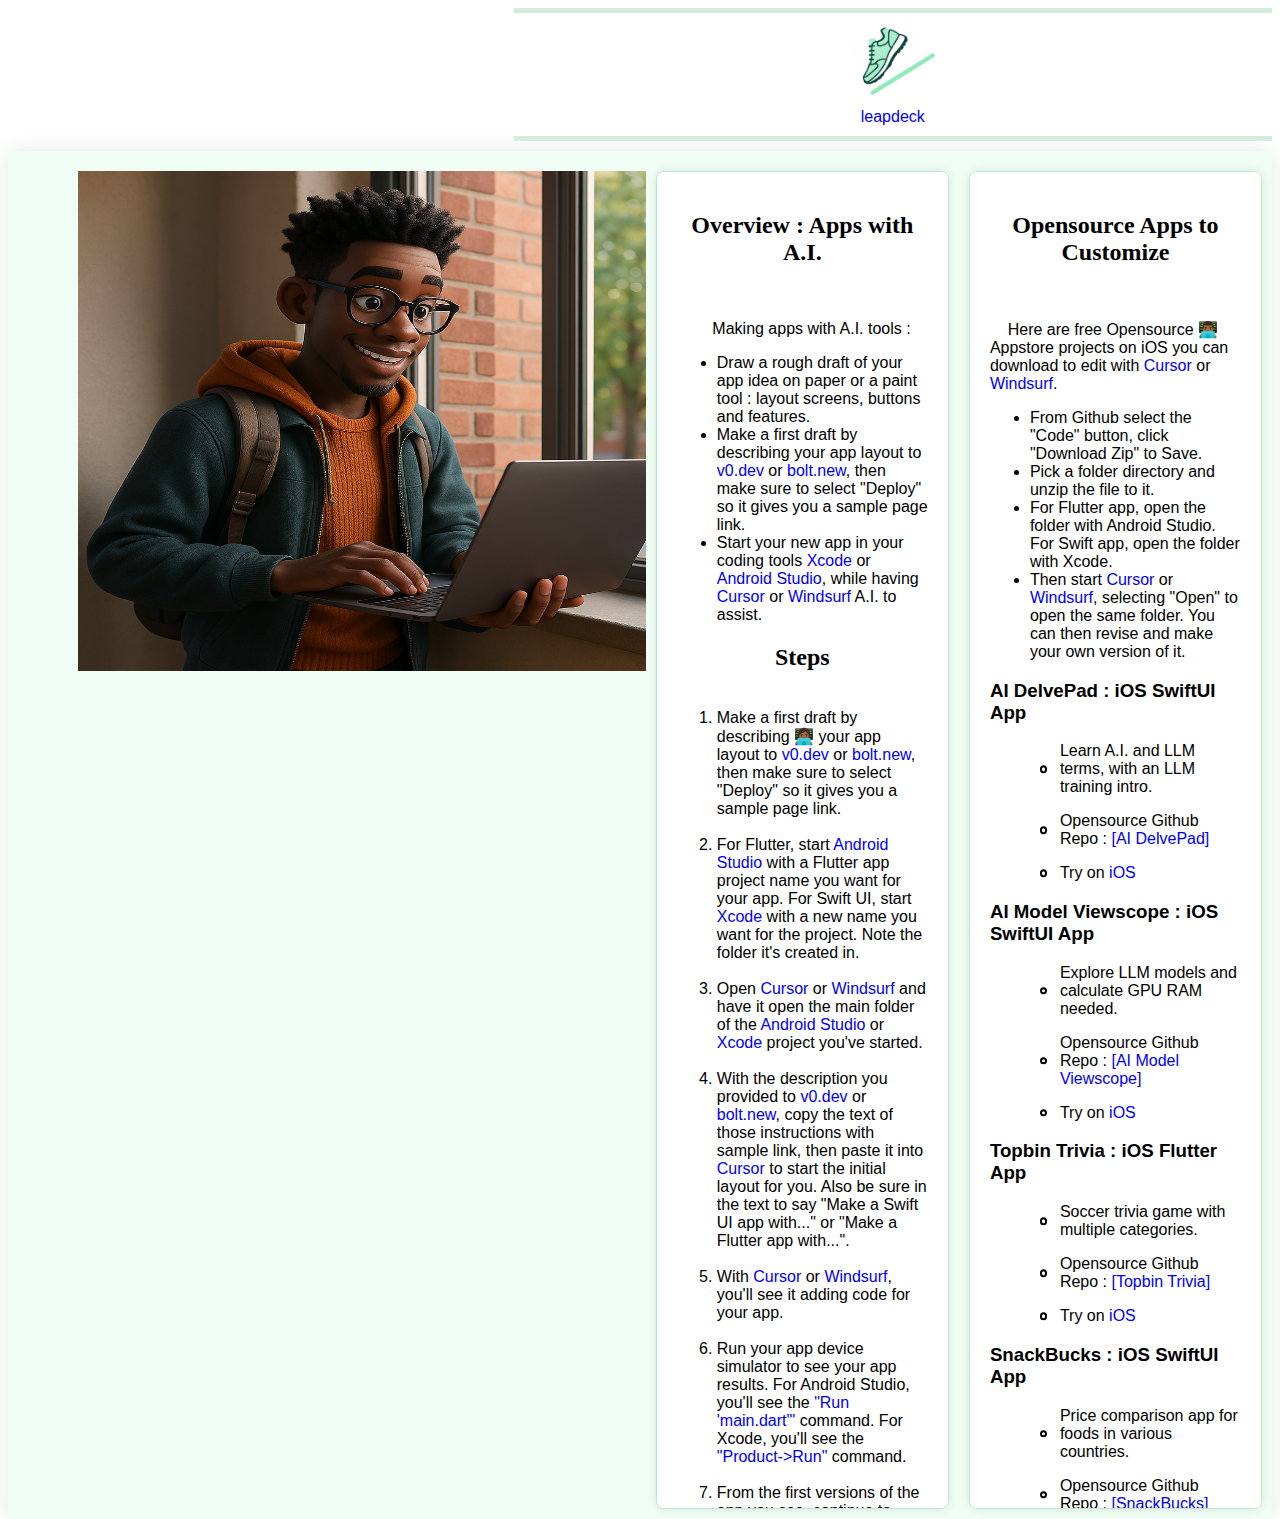
<file: index.html>
<!DOCTYPE html>
<html lang="en">
<head>
    <meta charset="UTF-8">
    <meta name="viewport" content="width=device-width, initial-scale=1.0">
    <title>leapdeck</title>
    <link rel="stylesheet" href="styles.css">
</head>
<body>
    <div class="header-container">
        <div class="column-right">
 </div>
        <div class="column-left">
        
            <a href="http://leapdeck.org"><img src="PicLD1.png" alt="Shoe Image" class="top-image">
            <span class="brand-name">leapdeck</span><br></a>
        </div>
    </div>
    <div class="container">
        <!-- Desktop Layout -->
        <div class="desktop-layout">
            <!-- Image on the left -->
            <div class="image-container">
                <img src="sp1.png" alt="Image 1" class="left-image height=170 width=170" >
                <img src="sp3.png" alt="Image 2" class="left-image height=170 width=170">
                <img src="sp2.png" alt="Image 3" class="left-image height=170 width=170">
                <img src="sp4.png" alt="Image 4" class="left-image height=170 width=170">
                <img src="sp5.png" alt="Image 5" class="left-image height=170 width=170">
                <img src="sp6.png" alt="Image 6" class="left-image height=170 width=170">
                <img src="sp7.png" alt="Image 7" class="left-image height=170 width=170">
                <img src="sp8.png" alt="Image 8" class="left-image height=170 width=170">
                <img src="sp9.png" alt="Image 9" class="left-image height=170 width=170">
                <img src="sp10.png" alt="Image 10" class="left-image height=170 width=170">
            </div>

            <!-- Main Content Column -->
            <div class="column main-content">
                <h2><span class="mint">Overview : Apps with A.I.</span></h2><a class="clearlink" href="">&nbsp;</a>
                <p>&nbsp;&nbsp;&nbsp;&nbsp;&nbsp;&nbsp;&nbsp;&nbsp;Making apps with A.I. tools :</p>
                <ul>
                    <li>Draw a rough draft of your app idea on paper or a paint tool : layout screens, buttons and features. </li>
                    <li>Make a first draft by describing your app layout to <a href="https://v0.dev/" target="_blank">v0.dev</a> or <a href="https://bolt.new/" target="_blank">bolt.new</a>, then make sure to select "Deploy" so it gives you a sample page link.</li>
                    <li>Start your new app in your coding tools <a href="https://apps.apple.com/us/app/xcode/id497799835" target="_blank">Xcode</a> or <a href="https://developer.android.com/studio" target="_blank">Android Studio</a>, while having <a href="https://www.cursor.com/" target="_blank">Cursor</a> or <a href="https://windsurf.com/" target="_blank">Windsurf</a> A.I. to assist.</li>
                </ul>
                <h2><span class="mint">Steps</span></h2><p></p>
                <ol>
                    <a class="clearlink" href="">&nbsp;</a>
                    <li>Make a first draft by describing 👩🏾‍💻 your app layout to <a href="https://v0.dev/" target="_blank">v0.dev</a> or <a href="https://bolt.new/" target="_blank">bolt.new</a>, then make sure to select "Deploy" so it gives you a sample page link.</li>
                    <br>
                    <li>For Flutter, start <a href="https://developer.android.com/studio" target="_blank">Android Studio</a> with a Flutter app project name you want for your app. For Swift UI, start <a href="https://apps.apple.com/us/app/xcode/id497799835" target="_blank">Xcode</a> with a new name you want for the project. Note the folder it's created in.</li>
                    <br>
                    <li>Open <a href="https://www.cursor.com/" target="_blank">Cursor</a> or <a href="https://windsurf.com/" target="_blank">Windsurf</a> and have it open the main folder of the <a href="https://developer.android.com/studio" target="_blank">Android Studio</a> or <a href="https://apps.apple.com/us/app/xcode/id497799835" target="_blank">Xcode</a> project you've started.</li>
                    <br>
                    <li>With the description you provided to <a href="https://v0.dev/" target="_blank">v0.dev</a> or <a href="https://bolt.new/" target="_blank">bolt.new</a>, copy the text of those instructions with sample link, then paste it into <a href="https://www.cursor.com/" target="_blank">Cursor</a> to start the initial layout for you. Also be sure in the text to say "Make a Swift UI app with..." or "Make a Flutter app with...".</li>
                    <br>
                    <li>With <a href="https://www.cursor.com/" target="_blank">Cursor</a> or <a href="https://windsurf.com/" target="_blank">Windsurf</a>, you'll see it adding code for your app.</li>
                    <br>
                    <li>Run your app device simulator to see your app results. For Android Studio, you'll see the <a href="https://developer.android.com/studio/run/emulator" target="_blank">"Run 'main.dart'"</a> command. For Xcode, you'll see the <a href="https://developer.apple.com/documentation/xcode/building-and-running-an-app" target="_blank">"Product->Run"</a> command.</li>
                    <br>
                    <li>From the first versions of the app you see, continue to have <a href="https://www.cursor.com/" target="_blank">Cursor</a> add screens, customize buttons and selections you want. Do a "Run" to see the new version each time.</li>
                    <br>
                    <li>Once you're done you can deploy, or side-load, your app to your iOS or Android phone. You can also put it up in the Apple or Android Appstore. Each Appstore has a registration process, with yearly payment, to have the app loaded on.</li>
                </ol>
            </div>

            <!-- Sidebar Column -->
            <div class="column sidebar">
                <h2><span class="mint">Opensource</a> Apps to Customize</span></h2>
                <a class="clearlink" href="">&nbsp;</a>
                <p>&nbsp;&nbsp;&nbsp;&nbsp;Here are free Opensource 👨🏾‍💻 Appstore projects on iOS you can download to edit with <a href="https://www.cursor.com/" target="_blank">Cursor</a> or <a href="https://windsurf.com/" target="_blank">Windsurf</a>.</p>
                <ul>
                    <li>From Github select the "Code" button, click "Download Zip" to Save.</li>
                    <li>Pick a folder directory and unzip the file to it.</li>
                    <li>For Flutter app, open the folder with Android Studio. For Swift app, open the folder with Xcode.</li>
                    <li>Then start <a href="https://www.cursor.com/" target="_blank">Cursor</a> or <a href="https://windsurf.com/" target="_blank">Windsurf</a>, selecting "Open" to open the same folder. You can then revise and make your own version of it.</li>
                </ul>
                <div class="apps">
                    <!-- App Entries -->
                    <div class="app">
                        <h3>AI DelvePad : iOS SwiftUI App</h3>
                        <p>Learn A.I. and LLM terms, with an LLM training intro.</p>
                        <p>Opensource Github Repo : <a href="https://github.com/leapdeck/AIDelvePad" target="_blank">[AI DelvePad]</a></p>
                        <p>Try on <a href="https://apps.apple.com/us/app/a-i-delvepad/id6743481267" target="_blank">iOS</a></p>
                    </div>
                    <div class="app">
                        <h3>AI Model Viewscope : iOS SwiftUI App</h3>
                        <p>Explore LLM models and calculate GPU RAM needed.</p>
                        <p>Opensource Github Repo : <a href="https://github.com/leapdeck/AIViewScope" target="_blank">[AI Model Viewscope]</a></p>
                        <p>Try on <a href="https://apps.apple.com/us/app/a-i-viewscope/id6742653868" target="_blank">iOS</a></p>
                    </div>
                    <div class="app">
                        <h3>Topbin Trivia : iOS Flutter App</h3>
                        <p>Soccer trivia game with multiple categories.</p>
                        <p>Opensource Github Repo : <a href="https://github.com/leapdeck/TopBinTrivia" target="_blank">[Topbin Trivia]</a></p>
                        <p>Try on <a href="https://apps.apple.com/us/app/topbin-trivia/id6744351403" target="_blank">iOS</a></p>
                    </div>
                    <div class="app">
                        <h3>SnackBucks : iOS SwiftUI App</h3>
                        <p>Price comparison app for foods in various countries.</p>
                        <p>Opensource Github Repo : <a href="https://github.com/leapdeck/SnackBucks" target="_blank">[SnackBucks]</a></p>
                        <p>Try on <a href="https://apps.apple.com/ca/app/snackbucks/id6743122576" target="_blank">iOS</a></p>
                    </div>
                    <div class="app">
                        <h3>Turbotide Trivia : iOS Flutter App</h3>
                        <p>Speedboat trivia game with multiple spec categories.</p>
                        <p>Opensource Github Repo : <a href="https://github.com/leapdeck/TurbotideTrivia" target="_blank">[Turbotide Trivia]</a></p>
                        <p>Try on <a href="https://apps.apple.com/us/app/turbotide-trivia/id6744722795" target="_blank">iOS</a></p>
                    </div>
                    <div class="app">
                        <h3>E-Motobike Updates : iOS Swift App</h3>
                        <p>Electric motorcycle updates, specs and image backgrounds.</p>
                        <p>Opensource Github Repo : <a href="https://github.com/leapdeck/EBikeUpdates" target="_blank">[EMotobike Updates]</a></p>
                        <p>Try on <a href="https://apps.apple.com/sa/app/e-motobike-updates/id1644648261" target="_blank">iOS</a></p>
                    </div>
                </div>
            </div>
        </div>

        <div class="color-rotation-container">
            <div class="color-box color1"></div>
            <div class="color-box color2"></div>
            <div class="color-box color3"></div>
        </div>
    </div>
    <script src="script.js"></script>
    <script>
    document.addEventListener('DOMContentLoaded', () => {
        let currentIndex = 0;
        const images = document.querySelectorAll('.left-image');
        const totalImages = images.length;

        function showNextImage() {
            images[currentIndex].classList.remove('active');
            images[currentIndex].classList.add('inactive');
            currentIndex = (currentIndex + 1) % totalImages;
            images[currentIndex].classList.remove('inactive');
            images[currentIndex].classList.add('active');
        }

        setInterval(showNextImage, 8320); // Change image every 4.32 seconds

        // Initialize the first image
        images[currentIndex].classList.add('active');
    });
    </script>
</body>
</html>
</file>
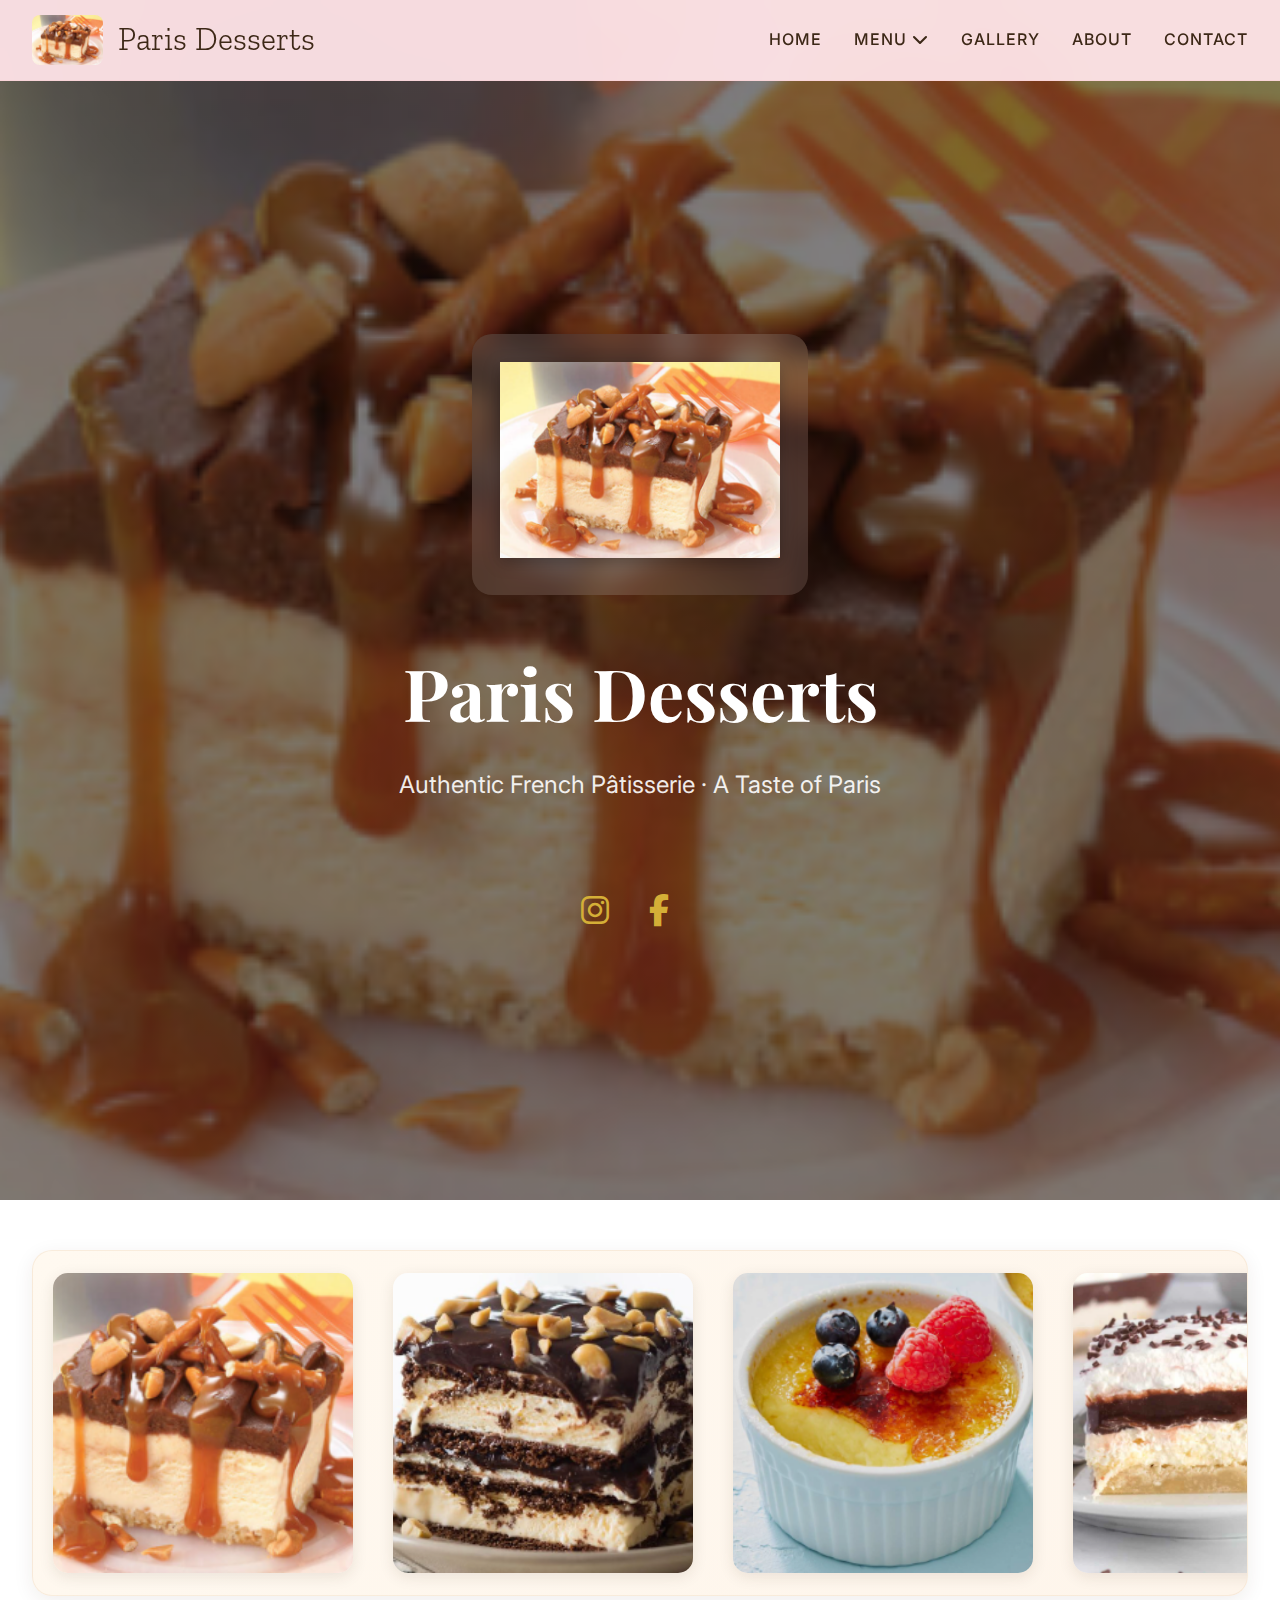
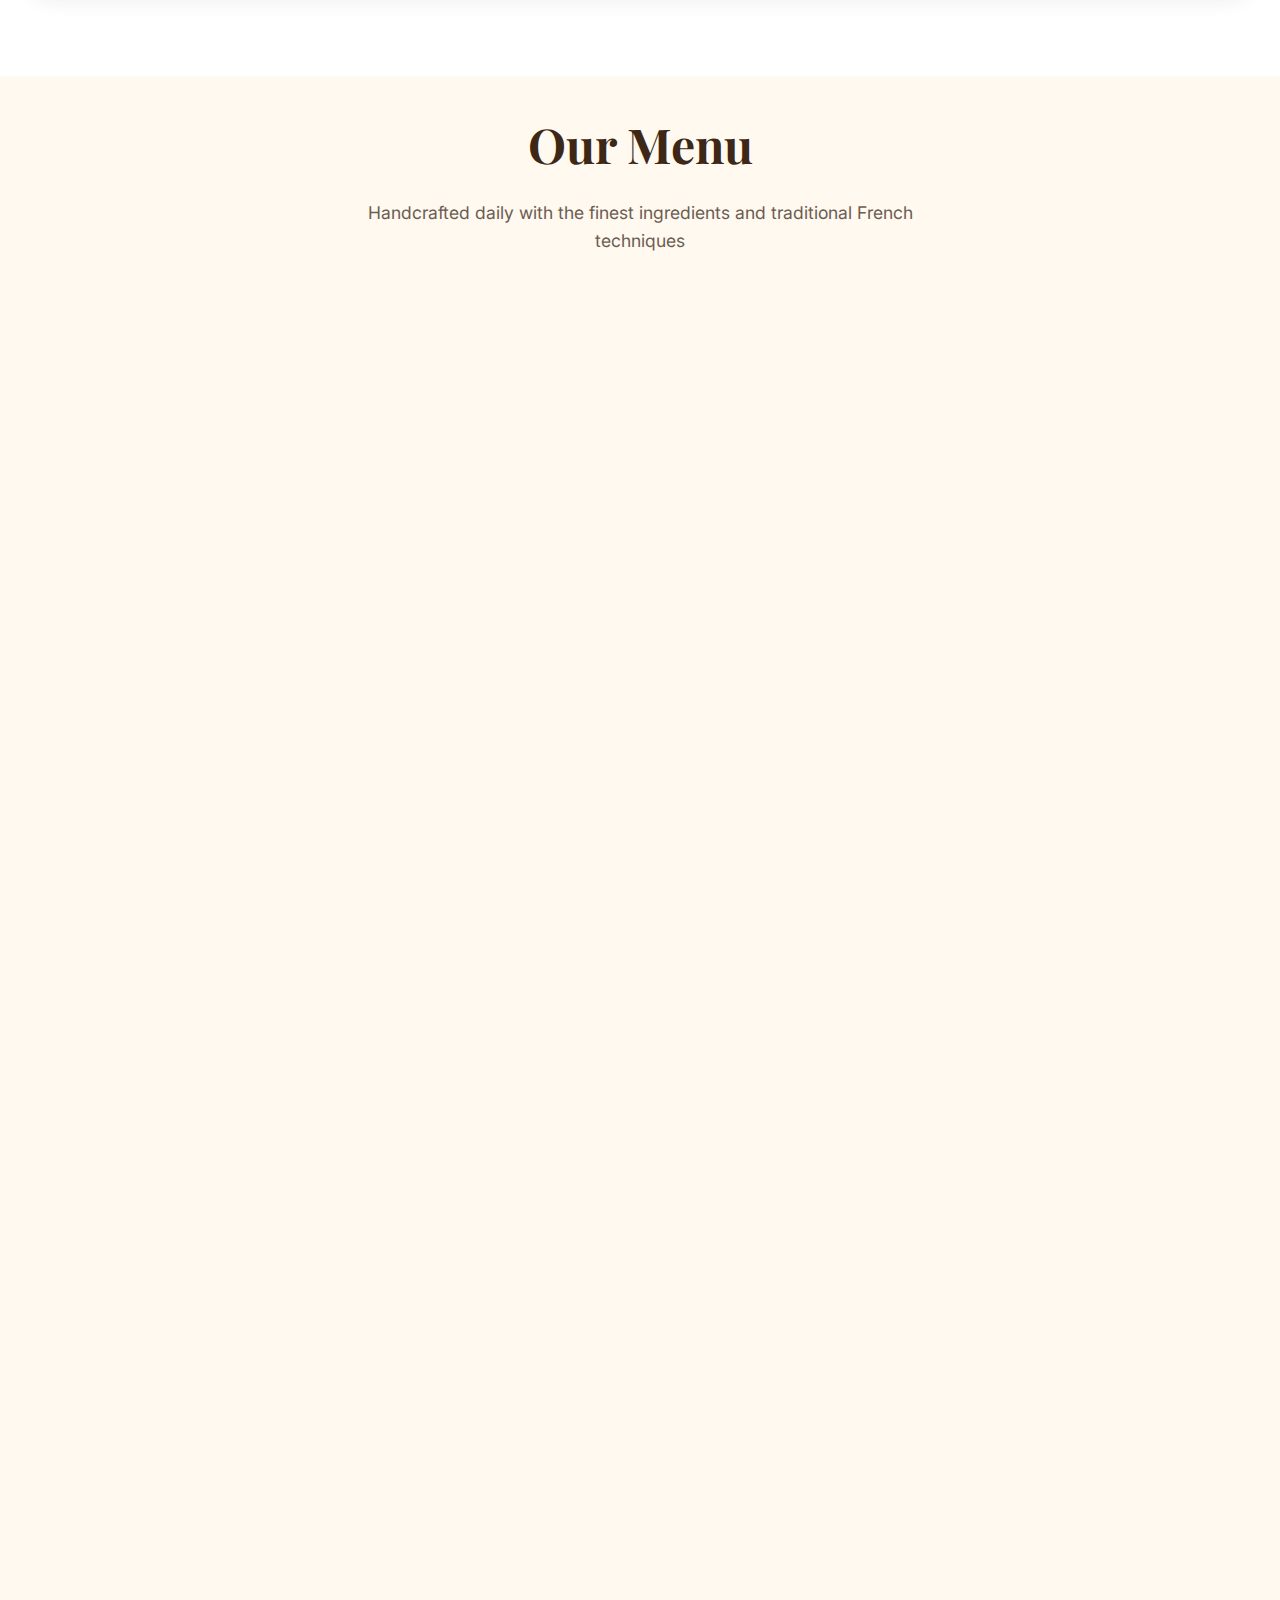
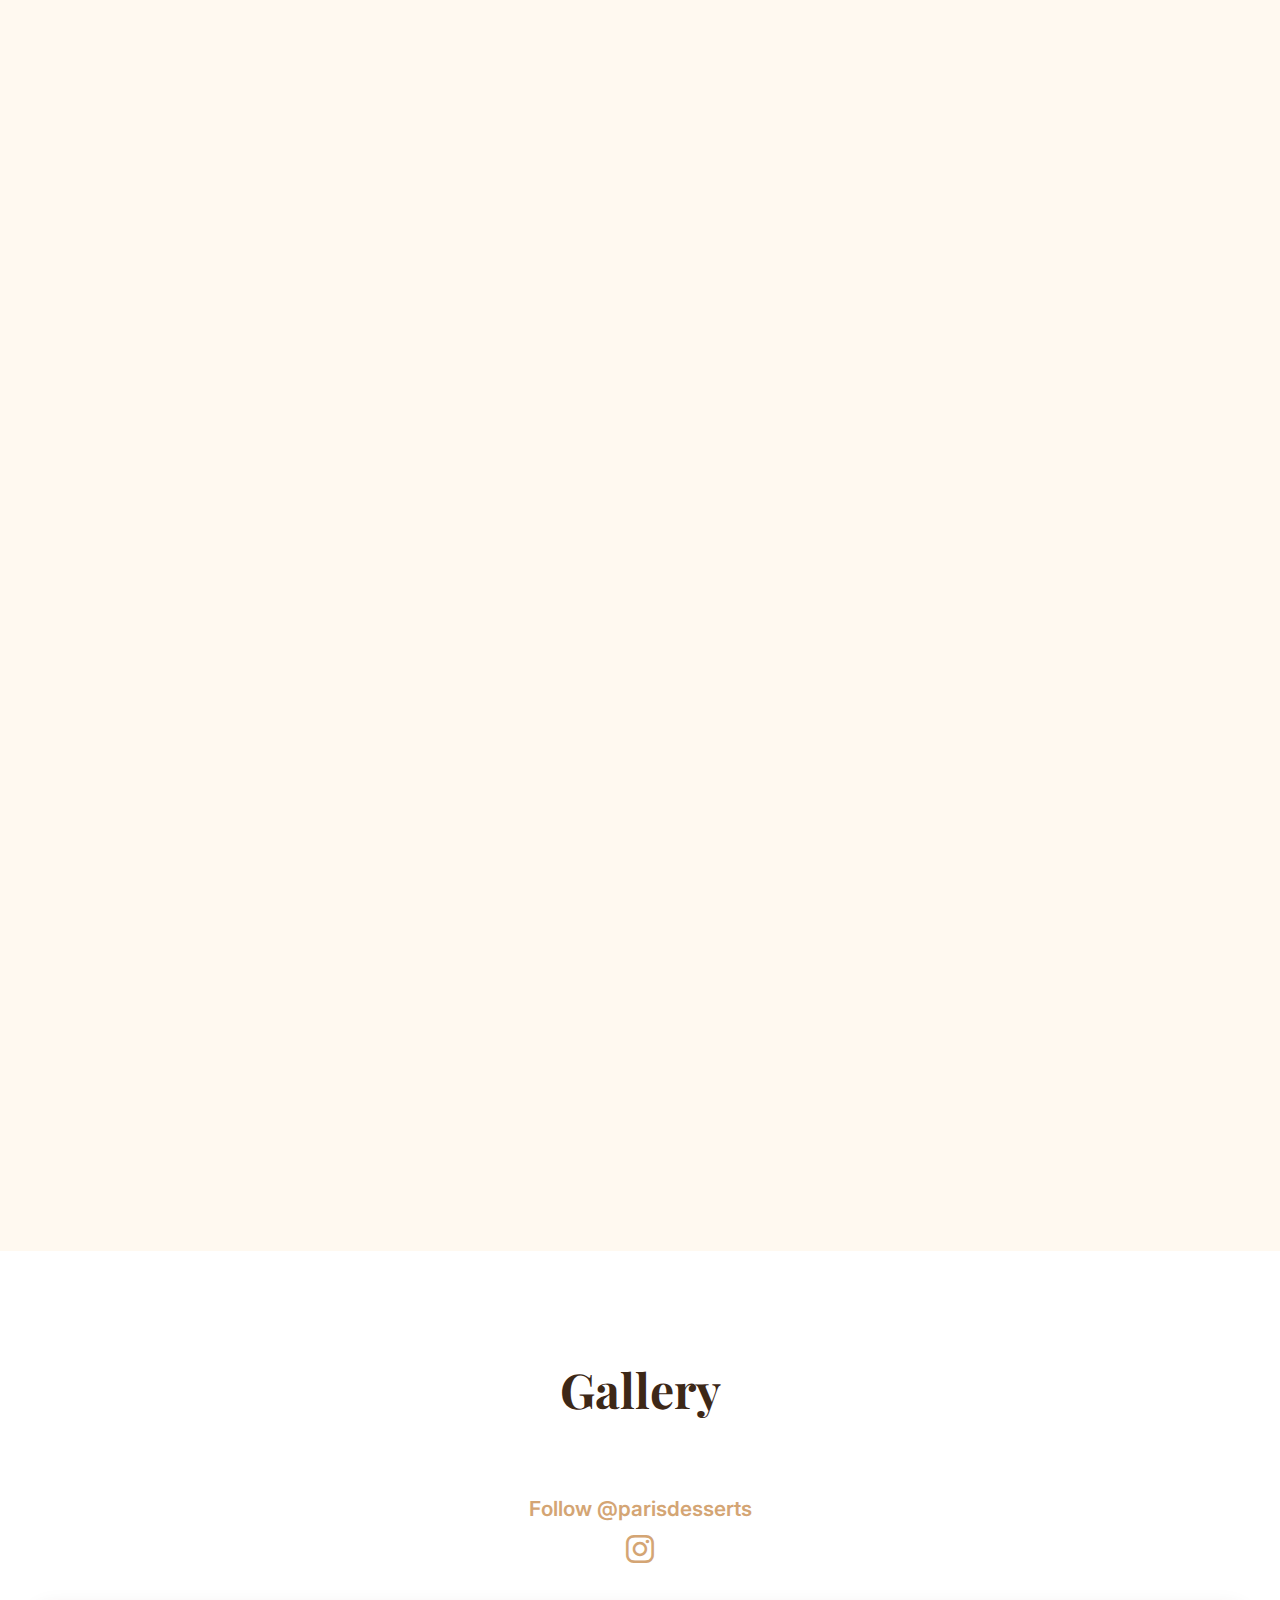
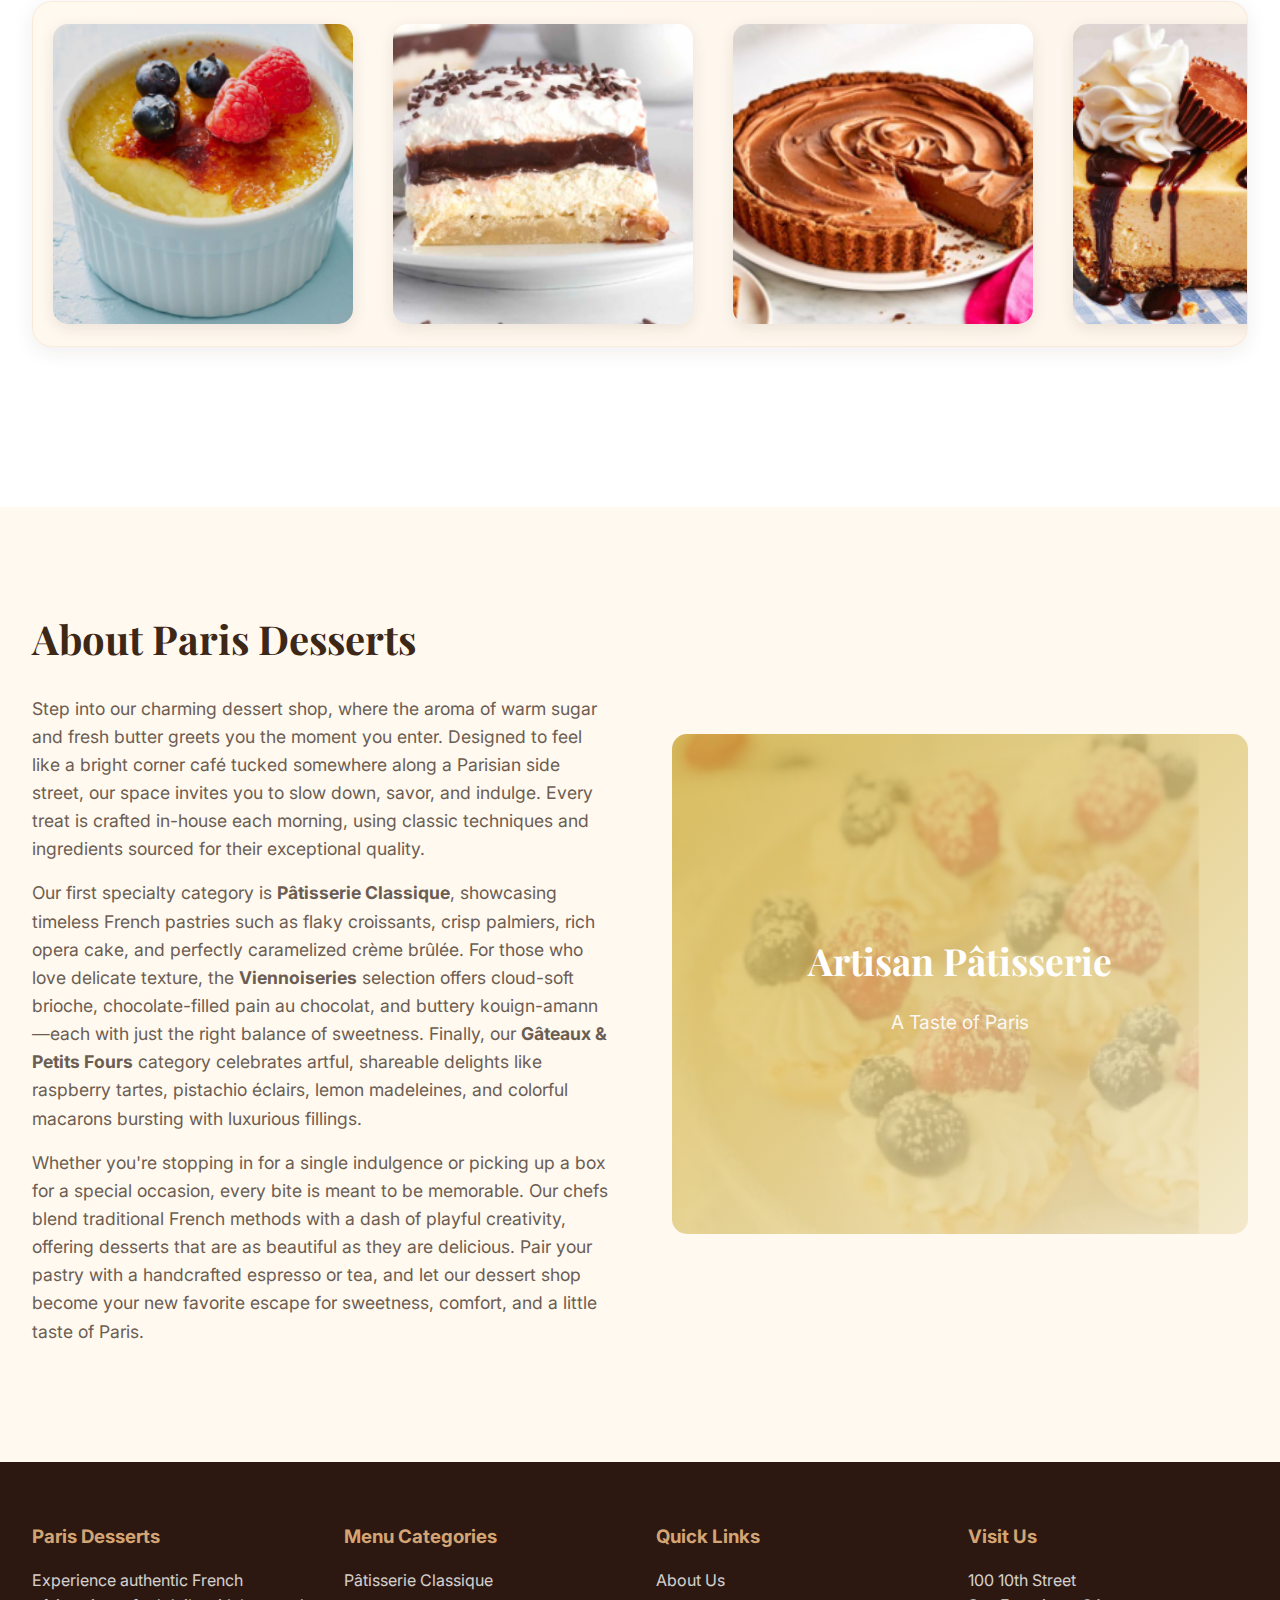
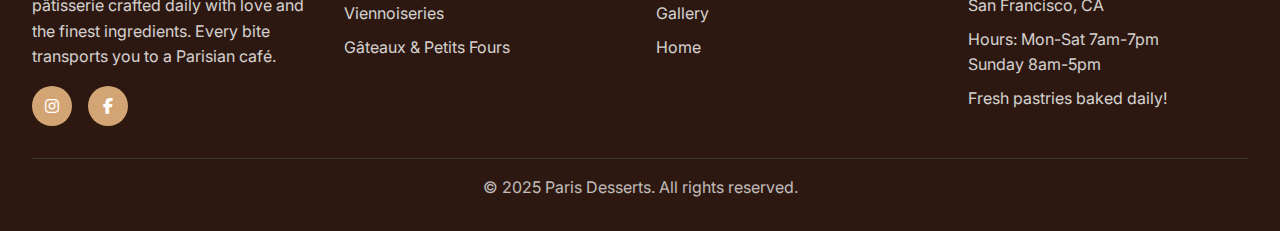
<file: pardessert1/index.html>
<!DOCTYPE html>
<html lang="en">
<head>
    <meta charset="UTF-8">
    <meta name="viewport" content="width=device-width, initial-scale=1.0, maximum-scale=1.0, user-scalable=no">
    <title>Paris Desserts - Authentic French Pâtisserie & Desserts</title>
    <link href="https://fonts.googleapis.com/css2?family=Playfair+Display:wght@400;700;900&family=Inter:wght@300;400;500;600;700&family=Zilla+Slab:wght@300;400;500;600;700&display=swap" rel="stylesheet">
    <link rel="stylesheet" href="https://cdnjs.cloudflare.com/ajax/libs/font-awesome/6.4.0/css/all.min.css">
    <link rel="stylesheet" href="styles.css">
</head>
<body>
    <!-- Header -->
    <header class="header" id="header">
        <nav class="navbar">
            <div class="nav-container">
                <div class="logo">
                    <img src="dessertimgs/desssert1.png" alt="Paris Desserts Logo" class="logo-img">
                    <span style="font-family: 'Zilla Slab', serif; font-weight: 300;">Paris Desserts</span>
                </div>
                <ul class="nav-menu" id="nav-menu">
                    <div class="mobile-menu-toggle" id="mobile-menu-toggle">
                        <span></span>
                        <span></span>
                        <span></span>
                    </div>
                    <li><a href="#home" class="nav-link">Home</a></li>
                    <li class="dropdown">
                        <a href="#services" class="nav-link">Menu <i class="fas fa-chevron-down"></i></a>
                        <ul class="dropdown-menu">
                            <li><a href="#services">Pâtisserie Classique</a></li>
                            <li><a href="#services">Viennoiseries</a></li>
                            <li><a href="#services">Gâteaux & Petits Fours</a></li>
                        </ul>
                    </li>
                    <li><a href="#gallery" class="nav-link">Gallery</a></li>
                    <li><a href="#about" class="nav-link">About</a></li>
                    <li><a href="#contact" class="nav-link">Contact</a></li>
                </ul>
            </div>
        </nav>
    </header>

    <!-- Hero Section -->
    <section class="hero" id="home">
        <div class="hero-content">
            <div class="hero-logo-bg">
                <img src="dessertimgs/desssert1.png" alt="Paris Desserts" class="hero-logo">
            </div>
            <h1 style="font-family: 'Playfair Display', serif; font-weight: 700;">Paris Desserts</h1>
            <p class="hero-subtitle">Authentic French Pâtisserie · A Taste of Paris</p>
            <div style="text-align: center; margin: 2rem 0;">
                <div class="social-media-section" style="width: 100vw; position: relative; left: 50%; right: 0; transform: translateX(-50%); display: flex; gap: 40px; justify-content: center; margin-bottom: 200px; margin-top: 80px; padding-right: 15px;">
                    <div class="social-icons" style="display: flex; gap: 40px; align-items: center; padding-right: 15px;">
                        <a href="https://www.instagram.com/parisdesserts/" target="_blank" style="color: #d4af37; font-size: 2rem; text-decoration: none; transition: transform 0.3s ease;" onmouseover="this.style.transform='scale(1.1)'" onmouseout="this.style.transform='scale(1)'">
                            <i class="fab fa-instagram"></i>
                        </a>
                        <a href="https://www.facebook.com/parisdesserts/" target="_blank" style="color: #d4af37; font-size: 2rem; text-decoration: none; transition: transform 0.3s ease;" onmouseover="this.style.transform='scale(1.1)'" onmouseout="this.style.transform='scale(1)'">
                            <i class="fab fa-facebook-f"></i>
                        </a>
                    </div>
                </div>
            </div>
            <div class="cta-buttons">
            </div>
        </div>
    </section>

    <!-- Gallery Section (Top) -->
    <section class="gallery" id="gallery-top">
        <div class="container">
            <div class="gallery-carousel">
                <div class="carousel-container">
                    <div class="carousel-track">
                        <div class="carousel-slide">
                            <img src="dessertimgs/desssert1.png" alt="French Pastries" class="carousel-image">
                        </div>
                        <div class="carousel-slide">
                            <img src="dessertimgs/dessert2.png" alt="Delicious Desserts" class="carousel-image">
                        </div>
                        <div class="carousel-slide">
                            <img src="dessertimgs/dessert3.png" alt="Sweet Treats" class="carousel-image">
                        </div>
                        <div class="carousel-slide">
                            <img src="dessertimgs/dessert4.png" alt="Artisan Pastries" class="carousel-image">
                        </div>
                        <div class="carousel-slide">
                            <img src="dessertimgs/dessert5.png" alt="Gourmet Desserts" class="carousel-image">
                        </div>
                        <div class="carousel-slide">
                            <img src="dessertimgs/dessert6.png" alt="French Delicacies" class="carousel-image">
                        </div>
                        <div class="carousel-slide">
                            <img src="dessertimgs/dessert7.png" alt="Elegant Pastries" class="carousel-image">
                        </div>
                        <div class="carousel-slide">
                            <img src="dessertimgs/dessert8.png" alt="Sweet Creations" class="carousel-image">
                        </div>
                        <div class="carousel-slide">
                            <img src="dessertimgs/dessert9.png" alt="Pâtisserie Selection" class="carousel-image">
                        </div>
                        <!-- Duplicate images for seamless loop -->
                        <div class="carousel-slide">
                            <img src="dessertimgs/desssert1.png" alt="French Pastries" class="carousel-image">
                        </div>
                        <div class="carousel-slide">
                            <img src="dessertimgs/dessert2.png" alt="Delicious Desserts" class="carousel-image">
                        </div>
                        <div class="carousel-slide">
                            <img src="dessertimgs/dessert3.png" alt="Sweet Treats" class="carousel-image">
                        </div>
                        <div class="carousel-slide">
                            <img src="dessertimgs/dessert4.png" alt="Artisan Pastries" class="carousel-image">
                        </div>
                        <div class="carousel-slide">
                            <img src="dessertimgs/dessert5.png" alt="Gourmet Desserts" class="carousel-image">
                        </div>
                        <div class="carousel-slide">
                            <img src="dessertimgs/dessert6.png" alt="French Delicacies" class="carousel-image">
                        </div>
                        <div class="carousel-slide">
                            <img src="dessertimgs/dessert7.png" alt="Elegant Pastries" class="carousel-image">
                        </div>
                        <div class="carousel-slide">
                            <img src="dessertimgs/dessert8.png" alt="Sweet Creations" class="carousel-image">
                        </div>
                        <div class="carousel-slide">
                            <img src="dessertimgs/dessert9.png" alt="Pâtisserie Selection" class="carousel-image">
                        </div>
                    </div>
                </div>
            </div>
        </div>
    </section>

    <!-- Menu Section -->
    <section class="services" id="services">
        <div class="container">
            <div class="section-title">
                <h2 style="font-family: 'Playfair Display', serif; font-weight: 700;">Our Menu</h2>
                <p>Handcrafted daily with the finest ingredients and traditional French techniques</p>
            </div>
            <div class="services-grid">
                <div class="service-card">
                    <img src="dessertimgs/dessert2.png" alt="Croissant" class="service-image">
                    <div class="service-icon"><i class="fas fa-croissant"></i></div>
                    <h3>Croissant</h3>
                    <p>Buttery, flaky layers of perfection. Our signature croissants are made fresh each morning with premium French butter.</p>
                    <div class="price">$4.50</div>
                </div>
                <div class="service-card">
                    <img src="dessertimgs/dessert3.png" alt="Macaron" class="service-image">
                    <div class="service-icon"><i class="fas fa-cookie"></i></div>
                    <h3>Macarons (Box of 6)</h3>
                    <p>Delicate almond meringue cookies in vibrant flavors: raspberry, pistachio, chocolate, vanilla, lemon, and rose.</p>
                    <div class="price">$6.50</div>
                </div>
                <div class="service-card">
                    <img src="dessertimgs/dessert4.png" alt="Pain au Chocolat" class="service-image">
                    <div class="service-icon"><i class="fas fa-bread-slice"></i></div>
                    <h3>Pain au Chocolat</h3>
                    <p>Flaky viennoiserie pastry filled with rich dark chocolate batons, baked to golden perfection.</p>
                    <div class="price">$5.00</div>
                </div>
                <div class="service-card">
                    <img src="dessertimgs/dessert5.png" alt="Éclair" class="service-image">
                    <div class="service-icon"><i class="fas fa-ice-cream"></i></div>
                    <h3>Éclair</h3>
                    <p>Light choux pastry filled with silky pastry cream and topped with glossy chocolate or pistachio glaze.</p>
                    <div class="price">$5.50</div>
                </div>
                <div class="service-card">
                    <img src="dessertimgs/dessert6.png" alt="Tarte au Citron" class="service-image">
                    <div class="service-icon"><i class="fas fa-lemon"></i></div>
                    <h3>Tarte au Citron</h3>
                    <p>Tangy lemon curd nestled in a buttery tart shell, finished with a perfectly torched meringue crown.</p>
                    <div class="price">$6.00</div>
                </div>
                <div class="service-card">
                    <img src="dessertimgs/dessert7.png" alt="Madeleine" class="service-image">
                    <div class="service-icon"><i class="fas fa-cookie-bite"></i></div>
                    <h3>Madeleines (Box of 6)</h3>
                    <p>Soft, shell-shaped sponge cakes with a hint of lemon zest and vanilla—perfect with tea or coffee.</p>
                    <div class="price">$5.00</div>
                </div>
                <div class="service-card">
                    <img src="dessertimgs/dessert8.png" alt="Crème Brûlée" class="service-image">
                    <div class="service-icon"><i class="fas fa-fire"></i></div>
                    <h3>Crème Brûlée</h3>
                    <p>Silky vanilla custard with a caramelized sugar crust that cracks perfectly under your spoon.</p>
                    <div class="price">$6.50</div>
                </div>
                <div class="service-card">
                    <img src="dessertimgs/dessert9.png" alt="Opera Cake" class="service-image">
                    <div class="service-icon"><i class="fas fa-layer-group"></i></div>
                    <h3>Opera Cake (Slice)</h3>
                    <p>Elegant layers of almond sponge, coffee buttercream, and dark chocolate ganache—a true French classic.</p>
                    <div class="price">$7.00</div>
                </div>
                <div class="service-card">
                    <img src="dessertimgs/desssert1.png" alt="Palmier" class="service-image">
                    <div class="service-icon"><i class="fas fa-leaf"></i></div>
                    <h3>Palmier</h3>
                    <p>Crispy, caramelized puff pastry shaped like an elephant ear—sweet, crunchy, and utterly addictive.</p>
                    <div class="price">$3.50</div>
                </div>
                <div class="service-card">
                    <img src="dessertimgs/dessert2.png" alt="Kouign-Amann" class="service-image">
                    <div class="service-icon"><i class="fas fa-birthday-cake"></i></div>
                    <h3>Kouign-Amann</h3>
                    <p>Buttery Breton pastry with layers of caramelized sugar and a crispy exterior—sweet indulgence at its finest.</p>
                    <div class="price">$5.50</div>
                </div>
            </div>
        </div>
    </section>

    <!-- Gallery Section -->
    <section class="gallery" id="gallery">
        <div class="container">
            <div class="section-title">
                <h2 style="font-family: 'Playfair Display', serif; font-weight: 700;">Gallery</h2>
            </div>
            <div style="text-align: center; margin-bottom: 2rem;">
                <a href="https://www.instagram.com/parisdesserts/" target="_blank" style="text-decoration: none; color: inherit;">
                    <p style="font-size: 1.3rem; color: var(--accent); font-weight: 600; margin: 0; cursor: pointer; transition: color 0.3s ease;" onmouseover="this.style.color='#d4af37'" onmouseout="this.style.color='var(--accent)'">Follow @parisdesserts</p>
                    <div style="margin-top: 0.5rem;">
                        <i class="fab fa-instagram" style="font-size: 2rem; color: var(--accent); transition: transform 0.3s ease;" onmouseover="this.style.transform='scale(1.1)'" onmouseout="this.style.transform='scale(1)'"></i>
                    </div>
                </a>
            </div>
            <div class="gallery-carousel">
                <div class="carousel-container">
                    <div class="carousel-track">
                        <div class="carousel-slide">
                            <img src="dessertimgs/dessert3.png" alt="Artisan Desserts" class="carousel-image">
                        </div>
                        <div class="carousel-slide">
                            <img src="dessertimgs/dessert4.png" alt="French Pastries" class="carousel-image">
                        </div>
                        <div class="carousel-slide">
                            <img src="dessertimgs/dessert5.png" alt="Elegant Treats" class="carousel-image">
                        </div>
                        <div class="carousel-slide">
                            <img src="dessertimgs/dessert6.png" alt="Sweet Creations" class="carousel-image">
                        </div>
                        <div class="carousel-slide">
                            <img src="dessertimgs/dessert7.png" alt="Delicious Pastries" class="carousel-image">
                        </div>
                        <div class="carousel-slide">
                            <img src="dessertimgs/dessert8.png" alt="Gourmet Desserts" class="carousel-image">
                        </div>
                        <!-- Duplicate images for seamless loop -->
                        <div class="carousel-slide">
                            <img src="dessertimgs/dessert3.png" alt="Artisan Desserts" class="carousel-image">
                        </div>
                        <div class="carousel-slide">
                            <img src="dessertimgs/dessert4.png" alt="French Pastries" class="carousel-image">
                        </div>
                        <div class="carousel-slide">
                            <img src="dessertimgs/dessert5.png" alt="Elegant Treats" class="carousel-image">
                        </div>
                        <div class="carousel-slide">
                            <img src="dessertimgs/dessert6.png" alt="Sweet Creations" class="carousel-image">
                        </div>
                        <div class="carousel-slide">
                            <img src="dessertimgs/dessert7.png" alt="Delicious Pastries" class="carousel-image">
                        </div>
                        <div class="carousel-slide">
                            <img src="dessertimgs/dessert8.png" alt="Gourmet Desserts" class="carousel-image">
                        </div>
                    </div>
                </div>
            </div>
        </div>
    </section>

    <!-- About Section -->
    <section class="about" id="about">
        <div class="container">
            <div class="about-content">
                <div class="about-text">
                    <h2 style="font-family: 'Playfair Display', serif; font-weight: 700;">About Paris Desserts</h2>
                    <p>Step into our charming dessert shop, where the aroma of warm sugar and fresh butter greets you the moment you enter. Designed to feel like a bright corner café tucked somewhere along a Parisian side street, our space invites you to slow down, savor, and indulge. Every treat is crafted in-house each morning, using classic techniques and ingredients sourced for their exceptional quality.</p>
                    <p>Our first specialty category is <strong>Pâtisserie Classique</strong>, showcasing timeless French pastries such as flaky croissants, crisp palmiers, rich opera cake, and perfectly caramelized crème brûlée. For those who love delicate texture, the <strong>Viennoiseries</strong> selection offers cloud-soft brioche, chocolate-filled pain au chocolat, and buttery kouign-amann—each with just the right balance of sweetness. Finally, our <strong>Gâteaux & Petits Fours</strong> category celebrates artful, shareable delights like raspberry tartes, pistachio éclairs, lemon madeleines, and colorful macarons bursting with luxurious fillings.</p>
                    <p>Whether you're stopping in for a single indulgence or picking up a box for a special occasion, every bite is meant to be memorable. Our chefs blend traditional French methods with a dash of playful creativity, offering desserts that are as beautiful as they are delicious. Pair your pastry with a handcrafted espresso or tea, and let our dessert shop become your new favorite escape for sweetness, comfort, and a little taste of Paris.</p>
                </div>
                <div style="height: 500px; background: linear-gradient(135deg, rgba(212, 175, 55, 0.8), rgba(244, 231, 193, 0.8)), url('dessertimgs/dessert9.png'); background-size: cover; background-position: center; border-radius: 15px; display: flex; align-items: center; justify-content: center; color: white; font-size: 2rem; position: relative; overflow: hidden;">
                    <div style="position: relative; z-index: 2; text-align: center;">
                        <h3 style="margin-bottom: 1rem; font-family: 'Playfair Display', serif;">Artisan Pâtisserie</h3>
                        <p style="font-size: 1.2rem; opacity: 0.9;">A Taste of Paris</p>
                    </div>
                </div>
            </div>
        </div>
    </section>







    <!-- Footer -->
    <footer class="footer">
        <div class="container">
            <div class="footer-content">
                <div class="footer-section">
                    <h3>Paris Desserts</h3>
                    <p>Experience authentic French pâtisserie crafted daily with love and the finest ingredients. Every bite transports you to a Parisian café.</p>
                    <div class="social-links">
                        <a href="https://www.instagram.com/parisdesserts/" target="_blank"><i class="fab fa-instagram"></i></a>
                        <a href="https://www.facebook.com/parisdesserts/" target="_blank"><i class="fab fa-facebook-f"></i></a>
                    </div>
                </div>
                <div class="footer-section">
                    <h3>Menu Categories</h3>
                    <ul>
                        <li><a href="#services">Pâtisserie Classique</a></li>
                        <li><a href="#services">Viennoiseries</a></li>
                        <li><a href="#services">Gâteaux & Petits Fours</a></li>
                    </ul>
                </div>
                <div class="footer-section">
                    <h3>Quick Links</h3>
                    <ul>
                        <li><a href="#about">About Us</a></li>
                        <li><a href="#gallery">Gallery</a></li>
                        <li><a href="#home">Home</a></li>
                    </ul>
                </div>
                <div class="footer-section">
                    <h3>Visit Us</h3>
                    <p>100 10th Street<br>San Francisco, CA</p>
                    <p>Hours: Mon-Sat 7am-7pm<br>Sunday 8am-5pm</p>
                    <p>Fresh pastries baked daily!</p>
                </div>
            </div>
            <div class="footer-bottom">
                <p>&copy; 2025 Paris Desserts. All rights reserved.</p>
            </div>
        </div>
    </footer>

    <!-- Order Modal -->
    <div id="bookingModal" class="modal">
        <div class="modal-content">
            <span class="close" onclick="closeBookingModal()">&times;</span>
            <h2 style="text-align: center; margin-bottom: 30px;">Place Your Order</h2>
            
            <form id="bookingForm">
                <div class="form-group">
                    <label for="bookingName">Full Name</label>
                    <input type="text" id="bookingName" required>
                </div>
                <div class="form-group">
                    <label for="bookingEmail">Email</label>
                    <input type="email" id="bookingEmail" required>
                </div>
                <div class="form-group">
                    <label for="bookingPhone">Phone</label>
                    <input type="tel" id="bookingPhone" required>
                </div>
                <div class="form-group">
                    <label for="bookingService">Dessert Selection</label>
                    <select id="bookingService" required>
                        <option value="">Select a dessert</option>
                        <option value="croissant">Croissant - $4.50</option>
                        <option value="macaron">Macarons (Box of 6) - $6.50</option>
                        <option value="painauchocolat">Pain au Chocolat - $5.00</option>
                        <option value="eclair">Éclair - $5.50</option>
                        <option value="tarte">Tarte au Citron - $6.00</option>
                        <option value="madeleine">Madeleines (Box of 6) - $5.00</option>
                        <option value="cremebrulee">Crème Brûlée - $6.50</option>
                        <option value="opera">Opera Cake (Slice) - $7.00</option>
                        <option value="palmier">Palmier - $3.50</option>
                        <option value="kouignamann">Kouign-Amann - $5.50</option>
                    </select>
                </div>
                <div class="form-group">
                    <label for="bookingDate">Pickup Date</label>
                    <input type="date" id="bookingDate" required>
                </div>
                <div class="form-group">
                    <label for="bookingTime">Pickup Time</label>
                    <select id="bookingTime" required>
                        <option value="">Select a time</option>
                        <option value="07:00">7:00 AM</option>
                        <option value="08:00">8:00 AM</option>
                        <option value="09:00">9:00 AM</option>
                        <option value="10:00">10:00 AM</option>
                        <option value="11:00">11:00 AM</option>
                        <option value="12:00">12:00 PM</option>
                        <option value="13:00">1:00 PM</option>
                        <option value="14:00">2:00 PM</option>
                        <option value="15:00">3:00 PM</option>
                        <option value="16:00">4:00 PM</option>
                        <option value="17:00">5:00 PM</option>
                    </select>
                </div>
                <div class="form-group">
                    <label for="bookingNotes">Special Requests</label>
                    <textarea id="bookingNotes" rows="3" placeholder="Quantity, special dietary notes, or gift wrapping requests..."></textarea>
                </div>
                <button type="submit" class="btn btn-primary" style="width: 100%; margin-top: 20px;">Place Order</button>
            </form>
        </div>
    </div>

    <script>
        // Sticky header
        window.addEventListener('scroll', function() {
            const header = document.getElementById('header');
            if (window.scrollY > 100) {
                header.style.background = 'rgba(255, 228, 232, 0.98)';
            } else {
                header.style.background = 'rgba(255, 228, 232, 0.95)';
            }
        });

        // Smooth scrolling
        document.querySelectorAll('a[href^="#"]').forEach(anchor => {
            anchor.addEventListener('click', function (e) {
                e.preventDefault();
                const target = document.querySelector(this.getAttribute('href'));
                if (target) {
                    target.scrollIntoView({ behavior: 'smooth', block: 'start' });
                }
            });
        });

        // Booking modal functions
        function openBookingModal() {
            document.getElementById('bookingModal').style.display = 'block';
            document.body.style.overflow = 'hidden';
        }

        function closeBookingModal() {
            document.getElementById('bookingModal').style.display = 'none';
            document.body.style.overflow = 'auto';
        }

        // Close modal when clicking outside
        window.onclick = function(event) {
            const modal = document.getElementById('bookingModal');
            if (event.target == modal) {
                closeBookingModal();
            }
        }

        // Form submissions
        document.getElementById('bookingForm').addEventListener('submit', function(e) {
            e.preventDefault();
            alert('Thank you! Your order has been placed. We will contact you shortly to confirm pickup details.');
            closeBookingModal();
            this.reset();
        });

        // Set minimum date for booking to today
        document.getElementById('bookingDate').min = new Date().toISOString().split('T')[0];



        // Add animation on scroll
        const observerOptions = {
            threshold: 0.1,
            rootMargin: '0px 0px -50px 0px'
        };

        const observer = new IntersectionObserver(function(entries) {
            entries.forEach(entry => {
                if (entry.isIntersecting) {
                    entry.target.style.opacity = '1';
                    entry.target.style.transform = 'translateY(0)';
                }
            });
        }, observerOptions);

        // Mobile menu functionality
        const mobileMenuToggle = document.getElementById('mobile-menu-toggle');
        const navMenu = document.getElementById('nav-menu');
        
        if (mobileMenuToggle && navMenu) {
            mobileMenuToggle.addEventListener('click', function() {
                navMenu.classList.toggle('active');
                mobileMenuToggle.classList.toggle('active');
            });
            
            // Close mobile menu when clicking on a link
            const navLinks = document.querySelectorAll('.nav-link');
            navLinks.forEach(link => {
                link.addEventListener('click', function() {
                    navMenu.classList.remove('active');
                    mobileMenuToggle.classList.remove('active');
                });
            });
        }

        // Observe service cards for animation
        document.addEventListener('DOMContentLoaded', function() {
            const serviceCards = document.querySelectorAll('.service-card');
            serviceCards.forEach(card => {
                card.style.opacity = '0';
                card.style.transform = 'translateY(30px)';
                card.style.transition = 'opacity 0.6s ease, transform 0.6s ease';
                observer.observe(card);
            });
        });
    </script>
</body>
</html>
</file>
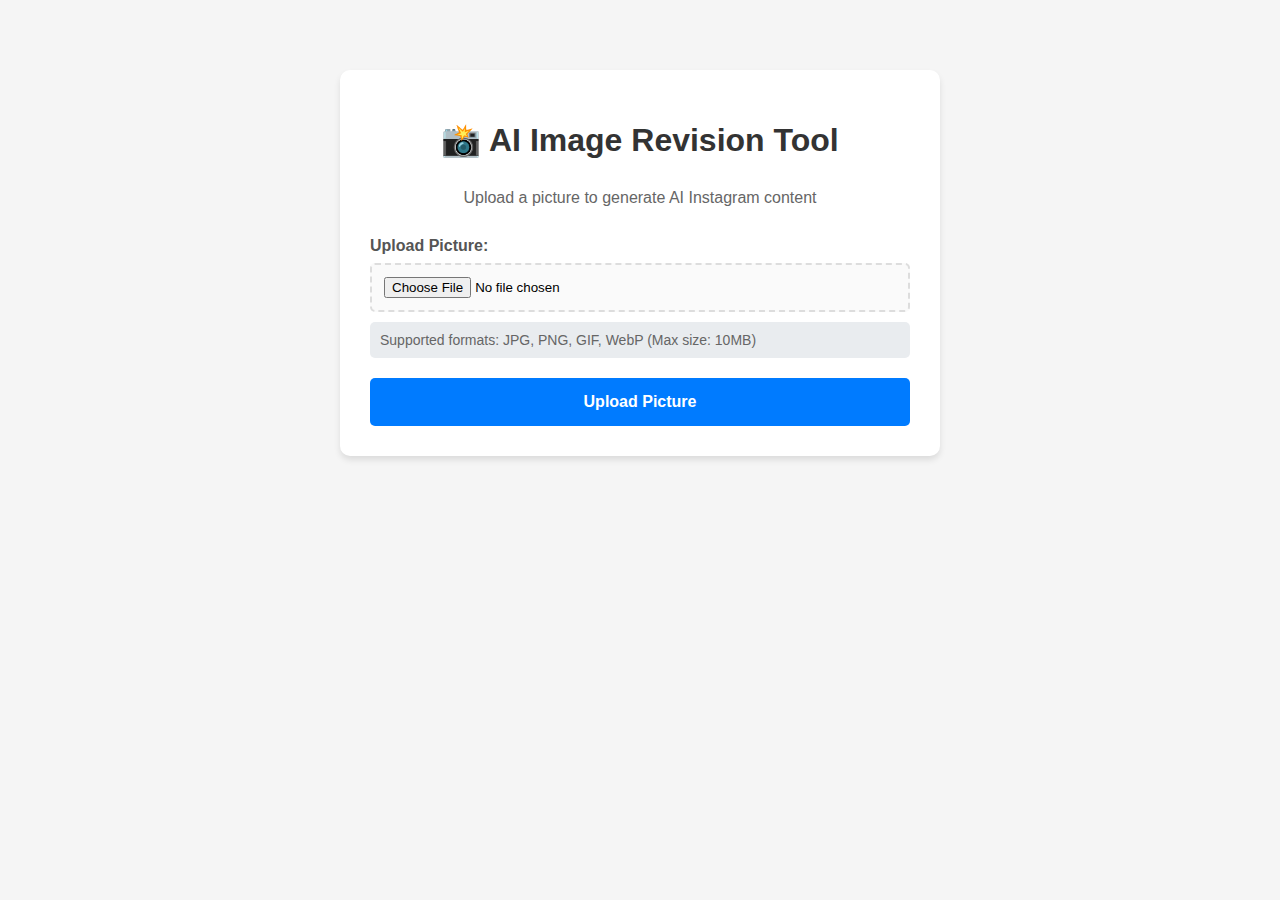
<file: updatepic/index.html>
<!DOCTYPE html>
<html lang="en">
<head>
    <meta charset="UTF-8">
    <meta name="viewport" content="width=device-width, initial-scale=1.0">
    <title>Picture Upload Form</title>
    <style>
        body {
            font-family: 'Segoe UI', Tahoma, Geneva, Verdana, sans-serif;
            max-width: 600px;
            margin: 50px auto;
            padding: 20px;
            background-color: #f5f5f5;
        }
        
        .container {
            background: white;
            padding: 30px;
            border-radius: 10px;
            box-shadow: 0 4px 6px rgba(0, 0, 0, 0.1);
        }
        
        h1 {
            color: #333;
            text-align: center;
            margin-bottom: 30px;
        }
        
        .form-group {
            margin-bottom: 20px;
        }
        
        label {
            display: block;
            margin-bottom: 8px;
            font-weight: 600;
            color: #555;
        }
        
        input[type="text"], input[type="email"] {
            width: 100%;
            padding: 12px;
            border: 2px solid #ddd;
            border-radius: 5px;
            font-size: 16px;
            box-sizing: border-box;
        }
        
        input[type="file"] {
            width: 100%;
            padding: 12px;
            border: 2px dashed #ddd;
            border-radius: 5px;
            background-color: #fafafa;
            cursor: pointer;
            box-sizing: border-box;
        }
        
        input[type="file"]:hover {
            border-color: #007bff;
            background-color: #f0f8ff;
        }
        
        .file-info {
            margin-top: 10px;
            padding: 10px;
            background-color: #e9ecef;
            border-radius: 5px;
            font-size: 14px;
            color: #666;
        }
        
        .submit-btn {
            width: 100%;
            padding: 15px;
            background-color: #007bff;
            color: white;
            border: none;
            border-radius: 5px;
            font-size: 16px;
            font-weight: 600;
            cursor: pointer;
            transition: background-color 0.3s;
        }
        
        .submit-btn:hover {
            background-color: #0056b3;
        }
        
        .submit-btn:disabled {
            background-color: #6c757d;
            cursor: not-allowed;
        }
        
        .preview {
            margin-top: 15px;
            text-align: center;
        }
        
        .preview img {
            max-width: 100%;
            max-height: 200px;
            border-radius: 5px;
            box-shadow: 0 2px 4px rgba(0, 0, 0, 0.1);
        }
        
        .status {
            margin-top: 20px;
            padding: 15px;
            border-radius: 5px;
            text-align: center;
            font-weight: 600;
        }
        
        .status.success {
            background-color: #d4edda;
            color: #155724;
            border: 1px solid #c3e6cb;
        }
        
        .status.error {
            background-color: #f8d7da;
            color: #721c24;
            border: 1px solid #f5c6cb;
        }
        
        .status.success h3 {
            margin: 0 0 15px 0;
            color: #155724;
        }
        
        .status.success p {
            margin: 8px 0;
            line-height: 1.4;
        }
        
        .status.success img {
            box-shadow: 0 4px 8px rgba(0, 0, 0, 0.1);
        }
    </style>
</head>
<body>
    <div class="container">
        <h1>📸 AI Image Revision Tool</h1>
        <p style="text-align: center; color: #666; margin-bottom: 30px;">Upload a picture to generate AI Instagram content</p>
        
        <form id="uploadForm" enctype="multipart/form-data">
            <div class="form-group">
                <label for="picture">Upload Picture:</label>
                <input type="file" id="picture" name="picture" accept="image/*" required>
                <div class="file-info">
                    Supported formats: JPG, PNG, GIF, WebP (Max size: 10MB)
                </div>
                <div class="preview" id="preview"></div>
            </div>
            
            <button type="submit" class="submit-btn" id="submitBtn">
                Upload Picture
            </button>
        </form>
        
        <div id="status" class="status" style="display: none;"></div>
    </div>

    <script>
        // File preview functionality
        document.getElementById('picture').addEventListener('change', function(e) {
            const file = e.target.files[0];
            const preview = document.getElementById('preview');
            
            if (file) {
                // Validate file size (10MB limit)
                if (file.size > 10 * 1024 * 1024) {
                    alert('File size must be less than 10MB');
                    e.target.value = '';
                    preview.innerHTML = '';
                    return;
                }
                
                // Validate file type
                if (!file.type.startsWith('image/')) {
                    alert('Please select an image file');
                    e.target.value = '';
                    preview.innerHTML = '';
                    return;
                }
                
                // Show preview
                const reader = new FileReader();
                reader.onload = function(e) {
                    preview.innerHTML = `<img src="${e.target.result}" alt="Preview">`;
                };
                reader.readAsDataURL(file);
            } else {
                preview.innerHTML = '';
            }
        });

        // Form submission
        document.getElementById('uploadForm').addEventListener('submit', async function(e) {
            e.preventDefault();
            
            const submitBtn = document.getElementById('submitBtn');
            const status = document.getElementById('status');
            const formData = new FormData(this);
            
            // Disable submit button
            submitBtn.disabled = true;
            submitBtn.textContent = 'Uploading...';
            status.style.display = 'none';
            
            try {
                // Replace this URL with your actual n8n webhook URL
                const webhookUrl = 'https://addanapp.app.n8n.cloud/webhook/picture-upload';
                
                const response = await fetch(webhookUrl, {
                    method: 'POST',
                    body: formData
                });
                
                if (response.ok) {
                    const result = await response.json();
                    status.className = 'status success';
                    
                    if (result.data && result.data.email_sent_to) {
                        // Show email confirmation
                        status.innerHTML = `
                            <h3>🎉 AI Image Generated and Sent!</h3>
                            ${result.data.original_filename ? `<p><strong>Original file:</strong> ${result.data.original_filename}</p>` : ''}
                            <p><strong>📧 Email sent to:</strong> ${result.data.email_sent_to}</p>
                            <div style="background: #e8f5e8; padding: 15px; border-radius: 8px; margin: 15px 0; border-left: 4px solid #28a745;">
                                <p><strong>✅ What was sent:</strong></p>
                                <ul style="margin: 10px 0; padding-left: 20px;">
                                    <li>AI-generated Instagram image</li>
                                    <li>Ready-to-use Instagram post content</li>
                                    <li>Image generation prompt details</li>
                                    <li>Content summary</li>
                                    <li>Links to both original and AI-generated images</li>
                                </ul>
                            </div>
                            <p style="font-style: italic; color: #666;">Check your email for the complete AI-generated Instagram package!</p>
                        `;
                    } else {
                        status.textContent = 'Picture uploaded successfully!';
                    }
                    status.style.display = 'block';
                    
                    // Reset form
                    this.reset();
                    document.getElementById('preview').innerHTML = '';
                } else {
                    throw new Error(`HTTP error! status: ${response.status}`);
                }
            } catch (error) {
                console.error('Error:', error);
                status.className = 'status error';
                status.textContent = 'Error uploading picture. Please try again.';
                status.style.display = 'block';
            } finally {
                // Re-enable submit button
                submitBtn.disabled = false;
                submitBtn.textContent = 'Upload Picture';
            }
        });
    </script>
</body>
</html>
</file>
<file: styles.css>
@font-face {
  font-family: 'Rocher';
  src: url(https://assets.codepen.io/9632/RocherColorGX.woff2);
}

body {
  font-family: "Helvetica Neue", Helvetica, Arial, sans-serif; /* Use default font for body */
  text-align: center;
  font-size: 16px;
  height: 100vh;
  display: flex;
  flex-direction: column;
  align-items: center;
  justify-content: flex-start; /* Align items to the start to respect top margin */
  padding-top: 0; /* Remove top padding */
}

h1 {
    margin: 0;
}

.clearlink { 
    text-decoration: none;
    text-decoration-color: black;
    pointer-events: none;
    color: white ;
}

.container {
    display: flex;
    flex-wrap: nowrap; /* Ensure columns are on a single line */
    width: 100%; /* Full width of the browser */
    margin: 0;
    box-shadow: 0 0 20px rgba(0, 0, 0, 0.1);
    padding: 30; /* Remove all side padding */
    background-color: transparent; /* Remove white background */
}

.navigation, .main-content, .sidebar {
    padding: 20px;
}

.navigation {
    flex: 0.72; /* Adjust navigation to 20% */
    background-color: #d4edda; /* Light green for navigation */
    border-right: 1px solid #c3e6cb;
}

.main-content {
    flex: 1.44; /* Increase width by 0.5 */
    background-color: #fff;
    max-height: 144vh; /* Increase height by 30% from 80vh to 104vh */
    overflow-y: auto; /* Enable vertical scrolling */
    text-align: left; /* Left justify text */
}

.sidebar {
    flex: 1.24; /* Increase width by 0.5 */
    background-color: #d4edda;
    border-left: 1px solid #c3e6cb;
    padding-right: 10px;
    max-height: 144vh; /* Increase height by 30% from 80vh to 104vh */
    overflow-y: auto; /* Enable vertical scrolling */
    text-align: left; /* Left justify text */
}

h2 {
    font-family: 'Rocher'; /* Apply Rocher font to h2 tags */
    text-align: center;
}

.column.main-content h2 {
    margin-top: 20px;
}

a:hover {
    text-decoration: underline;
}

a {
    text-decoration: none;
}

@media (max-width: 768px) {
    .navigation, .main-content, .sidebar {
        flex: 100%;
    }

    .desktop-layout {
        flex-direction: column; /* Stack elements vertically */
    }

    .image-container {
        order: 1; /* Display sliding images first */
        height: 350px; /* Reduce height by 30% from 500px to 350px */
    }

    .header-container {
        order: 2; /* Display shoe logo second */
    }

    .main-content {
        order: 3; /* Display first column third */
        margin-bottom: 100px; /* Add 100px of space below the first column */
        position: relative; /* Ensure positioning context for pseudo-element */
    }

    .main-content::after {
        content: '';
        display: block;
        width: 100%;
        height: 3px; /* Height of each line */
        background: repeating-linear-gradient(
            to bottom,
            #000, /* Line color */
            #000 1px,
            transparent 1px,
            transparent 3px
        );
        position: absolute;
        bottom: -30px; /* Position below the main content */
        left: 0;
        height: 9px; /* Total height for three lines */
    }

    .sidebar {
        order: 4; /* Display second column fourth */
    }

    .column {
        margin-bottom: 30px; /* Add space below each column */
        width: 85%; /* Reduce width by 15% */
    }

    .image-container {
        margin-bottom: 30px; /* Add space below the image container */
    }

    .grid-item {
        width: 125px; /* Set default width for grid items in mobile view */
        height: 125px; /* Set default height for grid items in mobile view */
    }
}

.desktop-layout {
    display: flex;
    justify-content: flex-start; /* Align items to the start */
    background-color: #f0fdf4; /* Set the same green background as the rest of the page */
    padding: 10px; /* Add a cushion of 70px around the columns */
    padding-top: 20px; /* Ensure top cushion is always 30px */
    margin-top: 0; /* Remove top margin */
}

.column {
    flex: 1;
    margin: 0 10px; /* Adjust margin for space between columns */
    background-color: #fff;
    border: 1px solid #c3e6cb;
    border-radius: 8px;
    box-shadow: 0 0 10px rgba(0, 0, 0, 0.1);
    padding: 20px;
    width: 90%; /* Reduce width by 10% */
}

.column:first-child {
    margin-left: 0;
    
}

.column:last-child {
    margin-right: 0;
   
}

.image-container {
    position: relative;
    width: 90%;
    height: 500px; /* Set a fixed height for consistency */
    overflow: hidden;
    flex: 2.5; /* Adjust image container to take up 40% */
}

.left-image {
    position: absolute;
    top: 0;
    left: 60px;
    width: 100%; /* Increase width by 40% */
    height: 100%; /* Ensure images fill the container */
    opacity: 0;
    transition: opacity 0.5s ease-in-out, transform 0.5s ease-in-out;
}

.left-image.active {
    opacity: 1;
    transform: translateX(0);
}

.left-image.inactive {
    transform: translateX(100%);
}

.apps .app p {
    list-style-type: none; /* Remove default bullet */
    position: relative;
    margin-left: 70px; /* Adjust margin for custom bullet */
}

.apps .app p::before {
    content: '';
    position: absolute;
    left: -20px; /* Position bullet to the left */
    top: 50%;
    transform: translateY(-50%);
    width: 3.4px; /* Reduced size by 50% */
    height: 3.4px; /* Reduced size by 50% */
    border: 2px solid black; /* Outer circle */
    border-radius: 50%;
    background-color: white; /* Inner circle color */
}

.top-image {
    display: block;
    margin: 0 auto;
    width: 100px; /* Adjust size as needed */
    height: auto;
    background-color: #f0fdf4; /* Set the same green background as the rest of the page */
}

@font-palette-values --Grays {
  font-family: Rocher;
  base-palette: 9;
}

@font-palette-values --Purples {
  font-family: Rocher;
  base-palette: 6;
}

@font-palette-values --Mint {
  font-family: Rocher;
  base-palette: 7;
}

.grays {
  font-palette: --Grays;
}

.purples {
  font-palette: --Purples;
}

.mint {
  font-palette: --Mint;
}

.rocher-font {
    font-family: 'Rocher'; /* Apply Rocher font */
}

.header-container {
    display: flex;
    justify-content: space-between; /* Space between columns */
    align-items: center; /* Center vertically */
    width: 100%; /* Full width */
    padding: 0; /* Remove padding */
}

.column-left, .column-right {
    flex: 1; /* Equal width for both columns */
}

.top-image {
    width: 100px; /* Adjust size as needed */
    height: auto;
}

.column-left {
    flex: 0.6; /* Set left column to 40% width */
    position: relative;
    margin-bottom: 10px; /* Add 10px of whitespace below the bottom line */
}

.column-right {
    flex: 0.4; /* Set right column to 60% width */
}

.column-left::before,
.column-left::after {
    content: '';
    display: block;
    width: 100%;
    height: 5px; /* Increase thickness by 70% */
    background-color: #d4edda; /* Light green color */
    position: absolute;
    left: 0;
}

.column-left::before {
    top: 0; /* Position the line above the content */
}

.column-left::after {
    bottom: 0; /* Position the line below the content */
}

.brand-name {
    display: inline-block;
    padding-bottom: 15px; /* Add 5px padding below the text */
} 

.grid-section {
    display: grid;
    grid-template-columns: repeat(2, 1fr); /* Create 4 columns */
    grid-template-rows: repeat(2, 1fr); /* Create 4 rows */
    gap: 10px; /* Space between grid items */
    margin-top: 20px; /* Add some space above the grid */
    align-self: flex-end; /* Align the grid to the bottom */
    margin-left: 40px; /* Move the grid 40px to the right */
}

.grid-item {
    background-color: #f0f0f0; /* Light gray background for grid items */
    border: 1px solid #ccc; /* Border around each grid item */
    display: flex;
    align-items: center;
    justify-content: center;
    width: 170px;
    height: 170px; /* Fixed height for grid items */
    overflow: hidden;
}

.grid-image {
    max-width: 100%;
    max-height: 100%;
    object-fit: cover; /* Ensure the image covers the grid item without distortion */
}

.grid-desktop {
    display: grid; /* Ensure grid is displayed */
    grid-template-columns: repeat(2, 1fr); /* Create 2 columns */
    grid-template-rows: repeat(2, 1fr); /* Create 2 rows */
    gap: 10px; /* Space between grid items */
    margin-top: 20px; /* Add some space above the grid */
}

.grid-mobile {
    display: none; /* Hide mobile grid in desktop view */
}

@media (max-width: 768px) {
    .grid-desktop {
        display: none; /* Hide desktop grid in mobile view */
    }

    .grid-mobile {
        display: grid; /* Display mobile grid in mobile view */
    }

    .column {
        margin-bottom: 30px; /* Add space below each column */
        width: 80%; /* Reduce width by 15% */
    }

    .image-container {
        margin-bottom: 30px; /* Add space below the image container */
    }

    .grid-item {
        width: 125px; /* Set default width for grid items in mobile view */
        height: 125px; /* Set default height for grid items in mobile view */
    }
}
</file>
<file: pardessert1/styles.css>
* { margin: 0; padding: 0; box-sizing: border-box; }

:root {
    --primary: #2c1810;
    --accent: #d4a574;
    --accent-light: #f4e7d7;
    --light: #ffffff;
    --dark: #3d2817;
    --gray: #6b5d52;
    --bg-light: #faf8f5;
    --bg-cream: #fff9f0;
    --transition: all 0.3s ease;
}

body { font-family: 'Inter', sans-serif; line-height: 1.6; color: var(--dark); }

/* Header */
.header { position: fixed; top: 0; width: 100%; background: rgba(255,228,232,0.95); backdrop-filter: blur(20px); z-index: 1000; border-bottom: 1px solid rgba(255,192,203,0.3); }
.nav-container { max-width: 1400px; margin: 0 auto; display: flex; justify-content: space-between; align-items: center; padding: 0 2rem; height: 80px; }
.logo { font-family: 'Playfair Display', serif; font-size: 2rem; color: var(--dark); text-decoration: none; display: flex; align-items: center; }
.logo-img { height: 50px; width: auto; margin-right: 15px; border-radius: 8px; }
.nav-menu { display: flex; list-style: none; gap: 2rem; align-items: center; }
.nav-link { color: var(--dark); text-decoration: none; text-transform: uppercase; letter-spacing: 1px; transition: var(--transition); font-weight: 500; }
.nav-link:hover { color: #d4507a; }
.dropdown { position: relative; }
.dropdown-menu { position: absolute; top: 100%; left: 0; background: rgba(44,24,16,0.98); border-radius: 8px; padding: 1rem 0; min-width: 200px; opacity: 0; visibility: hidden; transform: translateY(-10px); transition: var(--transition); list-style: none; border: 1px solid rgba(212,165,116,0.2); }
.dropdown:hover .dropdown-menu { opacity: 1; visibility: visible; transform: translateY(0); }
.dropdown-menu li { padding: 0.5rem 1rem; }
.dropdown-menu a { color: var(--light); text-decoration: none; }
.book-btn { background: linear-gradient(135deg, var(--accent), var(--accent-light)); color: var(--dark); padding: 12px 25px; border: none; border-radius: 25px; cursor: pointer; font-weight: 600; transition: var(--transition); box-shadow: 0 4px 15px rgba(212,165,116,0.3); }
.book-btn:hover { transform: translateY(-2px); box-shadow: 0 6px 20px rgba(212,165,116,0.4); }

        /* Hero */
        .hero { height: calc(100vh + 300px); background: linear-gradient(rgba(0,0,0,0.5), rgba(0,0,0,0.5)), url('dessertimgs/desssert1.png'); background-size: cover; background-position: center; display: flex; align-items: center; justify-content: center; text-align: center; color: var(--light); }
.hero-content h1 { font-family: 'Playfair Display', serif; font-size: 4.5rem; margin-bottom: 1rem; font-weight: 900; }
.hero-subtitle { font-size: 1.5rem; margin-bottom: 2rem; opacity: 0.9; }
.hero-logo { 
    width: 280px; 
    height: auto; 
    margin: 0 auto 2rem; 
    display: block;
    filter: drop-shadow(0 4px 8px rgba(0,0,0,0.3));
}
        .hero-logo-bg {
            background: rgba(255,255,255,0.112);
            backdrop-filter: blur(14px);
            border-radius: 20px;
            padding: 28px 28px 5px 28px;
            display: inline-block;
            margin-bottom: 2rem;
            margin-top: 270px;
        }
.cta-buttons { display: flex; gap: 1rem; justify-content: center; }
.btn { padding: 15px 30px; border: none; border-radius: 50px; font-weight: 600; cursor: pointer; transition: var(--transition); text-decoration: none; display: inline-block; box-shadow: 0 4px 15px rgba(0,0,0,0.1); }
.btn-primary { background: linear-gradient(135deg, var(--accent), var(--accent-light)); color: var(--dark); }
.btn-secondary { background: rgba(255,255,255,0.1); color: var(--light); border: 2px solid rgba(255,255,255,0.8); }
.btn:hover { transform: translateY(-3px); box-shadow: 0 6px 20px rgba(0,0,0,0.15); }

/* Sections */
.container { max-width: 1400px; margin: 0 auto; padding: 0 2rem; }
.section-title { text-align: center; margin-bottom: 4rem; }
.section-title h2 { font-family: 'Playfair Display', serif; font-size: 3rem; margin-bottom: 1rem; }
.section-title p { font-size: 1.1rem; color: var(--gray); max-width: 600px; margin: 0 auto; }

.services { padding: 30px 0 100px 0; background: var(--bg-cream); }
.services-grid { display: grid; grid-template-columns: repeat(auto-fit, minmax(300px, 1fr)); gap: 2rem; }
.service-card { background: white; padding: 2rem; border-radius: 20px; box-shadow: 0 8px 25px rgba(61,40,23,0.08); text-align: center; transition: var(--transition); overflow: hidden; border: 1px solid rgba(212,165,116,0.1); }
.service-card:hover { transform: translateY(-10px); box-shadow: 0 12px 35px rgba(61,40,23,0.12); }
.service-image { width: 100%; height: 200px; object-fit: cover; border-radius: 15px; margin-bottom: 1rem; }
.service-icon { font-size: 2.5rem; color: var(--accent); margin-bottom: 1rem; }
.service-card h3 { font-size: 1.5rem; margin-bottom: 1rem; font-family: 'Playfair Display', serif; color: var(--dark); }
.service-card p { color: var(--gray); margin-bottom: 1rem; line-height: 1.6; }
.price { font-size: 2rem; font-weight: 700; color: var(--accent); margin-bottom: 1rem; font-family: 'Playfair Display', serif; }

.gallery { padding: 100px 0; background: white; }

/* Top gallery specific styling */
#gallery-top { padding: 20px 0 20px 0; }
    .gallery-carousel {
        margin: 30px 0 60px 0;
        overflow: hidden;
        background: linear-gradient(135deg, #fff9f0 0%, #fef5eb 100%);
        border-radius: 20px;
        padding: 2px 0;
        box-shadow: 0 5px 20px rgba(61, 40, 23, 0.08);
        border: 1px solid rgba(212,165,116,0.15);
    }

.carousel-container {
    width: 100%;
    overflow: hidden;
}

.carousel-track {
    display: flex;
    animation: scroll 30s linear infinite;
    width: calc(300px * 16); /* 16 slides total with padding included */
}

.carousel-slide {
    flex: 0 0 300px;
    display: flex;
    justify-content: center;
    align-items: center;
    padding: 20px;
}

.carousel-image {
    width: 300px;
    height: 300px;
    object-fit: cover;
    border-radius: 15px;
    transition: all 0.3s ease;
    box-shadow: 0 4px 15px rgba(61, 40, 23, 0.1);
}

.carousel-image:hover {
    transform: scale(1.05);
    box-shadow: 0 6px 20px rgba(61, 40, 23, 0.15);
}

@keyframes scroll {
    0% {
        transform: translateX(0);
    }
    100% {
        transform: translateX(calc(-300px * 8)); /* Move by 8 slides to create seamless loop */
    }
}

.about { padding: 100px 0; background: var(--bg-cream); }
.about-content { display: grid; grid-template-columns: 1fr 1fr; gap: 4rem; align-items: center; }
.about-text h2 { font-family: 'Playfair Display', serif; font-size: 2.5rem; margin-bottom: 1.5rem; }
.about-text p { font-size: 1.1rem; color: var(--gray); margin-bottom: 1rem; }
.stats { display: flex; gap: 2rem; margin-top: 2rem; }
.stat { text-align: center; }
.stat-number { font-size: 2.5rem; font-weight: 700; color: var(--accent); }
.stat-label { font-size: 0.9rem; color: var(--gray); text-transform: uppercase; }

.testimonials { padding: 100px 0; background: white; }
.testimonial { text-align: center; max-width: 800px; margin: 0 auto; }
.testimonial-text { font-size: 1.3rem; font-style: italic; color: var(--gray); margin-bottom: 2rem; }
.testimonial-author { font-weight: 600; }
.testimonial-rating { color: var(--accent); font-size: 1.2rem; margin-bottom: 1rem; }

.blog { padding: 100px 0; background: var(--bg-light); }
.blog-grid { display: grid; grid-template-columns: repeat(auto-fit, minmax(300px, 1fr)); gap: 2rem; }
.blog-card { background: white; border-radius: 15px; overflow: hidden; box-shadow: 0 10px 30px rgba(0,0,0,0.1); transition: var(--transition); }
.blog-card:hover { transform: translateY(-10px); }
.blog-image { height: 200px; background: linear-gradient(135deg, var(--accent), #f4e7c1); display: flex; align-items: center; justify-content: center; color: white; }
.blog-content { padding: 1.5rem; }
.blog-date { color: var(--accent); font-size: 0.9rem; text-transform: uppercase; margin-bottom: 0.5rem; }
.blog-title { font-size: 1.3rem; margin-bottom: 1rem; font-weight: 600; }
.blog-excerpt { color: var(--gray); margin-bottom: 1rem; }
.read-more { color: var(--accent); text-decoration: none; font-weight: 600; }

.contact { padding: 100px 0; background: white; }
.contact-content { display: grid; grid-template-columns: 1fr 1fr; gap: 4rem; }
.contact-info h3 { font-size: 1.8rem; margin-bottom: 1.5rem; }
.contact-item { display: flex; align-items: center; margin-bottom: 1rem; }
.contact-item i { font-size: 1.2rem; color: var(--accent); margin-right: 1rem; width: 20px; }
.contact-form { background: var(--bg-light); padding: 2rem; border-radius: 15px; box-shadow: 0 10px 30px rgba(0,0,0,0.1); }
.form-group { margin-bottom: 1.5rem; }
.form-group label { display: block; margin-bottom: 0.5rem; font-weight: 600; }
.form-group input, .form-group textarea, .form-group select { width: 100%; padding: 0.8rem; border: 1px solid #ddd; border-radius: 8px; font-size: 1rem; }
.form-group input:focus, .form-group textarea:focus { outline: none; border-color: var(--accent); }

.footer { background: var(--primary); color: var(--light); padding: 60px 0 30px; }
.footer-content { display: grid; grid-template-columns: repeat(auto-fit, minmax(250px, 1fr)); gap: 2rem; margin-bottom: 2rem; }
.footer-section h3 { margin-bottom: 1rem; color: var(--accent); }
.footer-section p, .footer-section li { margin-bottom: 0.5rem; opacity: 0.8; }
.footer-section ul { list-style: none; }
.footer-section a { color: var(--light); text-decoration: none; }
.footer-section a:hover { color: var(--accent); }
.social-links { display: flex; gap: 1rem; margin-top: 1rem; }
.social-links a { width: 40px; height: 40px; background: var(--accent); border-radius: 50%; display: flex; align-items: center; justify-content: center; transition: var(--transition); }
.social-links a:hover { transform: translateY(-3px); }
.footer-bottom { text-align: center; padding-top: 1rem; border-top: 1px solid #444; opacity: 0.7; }

/* Modal */
.modal { display: none; position: fixed; z-index: 2000; left: 0; top: 0; width: 100%; height: 100%; background-color: rgba(0,0,0,0.8); }
.modal-content { background-color: white; margin: 5% auto; padding: 2rem; border-radius: 15px; width: 90%; max-width: 600px; max-height: 80vh; overflow-y: auto; position: relative; }
.close { position: absolute; right: 1rem; top: 1rem; color: #aaa; font-size: 2rem; font-weight: bold; cursor: pointer; }
.close:hover { color: var(--dark); }

/* Mobile Menu Toggle */
.mobile-menu-toggle {
    display: none;
    flex-direction: column;
    cursor: pointer;
    padding: 5px;
}

.mobile-menu-toggle span {
    width: 25px;
    height: 3px;
    background: white;
    margin: 3px 0;
    transition: 0.3s;
}

.mobile-menu-toggle.active span:nth-child(1) {
    transform: rotate(-45deg) translate(-5px, 6px);
}

.mobile-menu-toggle.active span:nth-child(2) {
    opacity: 0;
}

.mobile-menu-toggle.active span:nth-child(3) {
    transform: rotate(45deg) translate(-5px, -6px);
}

/* Mobile Responsive Design */
@media (max-width: 1024px) {
    .nav-container { padding: 0 1rem; }
    .container { padding: 0 1rem; }
    .hero-content h1 { font-size: 3.5rem; }
    .section-title h2 { font-size: 2.5rem; }
    .about-content, .contact-content { gap: 3rem; }
}

@media (max-width: 768px) {
    /* Header & Navigation */
    .nav-container { height: 70px; padding: 0 1rem; }
    .logo { font-size: 1.5rem; }
    .logo-img { height: 40px; margin-right: 10px; }
    .logo span { display: none; }
    .mobile-menu-toggle { display: flex; }
    .nav-menu { 
        display: none; 
        position: fixed;
        top: 70px;
        left: 0;
        width: 100%;
        background: rgba(44,24,16,0.98);
        flex-direction: column;
        padding: 2rem 0;
        gap: 1rem;
        z-index: 999;
        border-bottom: 1px solid rgba(212,165,116,0.2);
    }
    .nav-menu.active { display: flex; }
    .nav-link { padding: 1rem; border-bottom: 1px solid rgba(255,255,255,0.1); }
    .dropdown-menu { position: static; opacity: 1; visibility: visible; transform: none; background: rgba(255,255,255,0.05); }
    
    /* Hero Section */
    .hero { height: calc(80vh + 150px); }
    .hero-logo { width: 180px; }
    .hero-logo-bg { padding: 8px 8px -16px 8px !important; margin-bottom: 1.5rem; }
    .hero-content h1 { font-size: 2.5rem; margin-bottom: 0.5rem; }
    .hero-subtitle { font-size: 1.2rem; margin-bottom: 1.5rem; }
    .cta-buttons { 
        flex-direction: column; 
        align-items: center; 
        gap: 1rem;
        width: 100%;
    }
    .btn { 
        width: 100%; 
        max-width: 280px; 
        padding: 12px 20px; 
        font-size: 0.9rem; 
    }
    
    /* Sections */
    .services, .gallery, .about, .testimonials, .blog, .contact { 
        padding: 60px 0; 
    }
    .section-title { margin-bottom: 3rem; }
    .section-title h2 { font-size: 2rem; margin-bottom: 0.5rem; }
    .section-title p { font-size: 1rem; }
    
    /* Services */
    .services-grid { 
        grid-template-columns: 1fr; 
        gap: 1.5rem; 
    }
    .service-card { 
        padding: 1.5rem; 
        margin-bottom: 1rem; 
    }
    .service-image { height: 180px; }
    .service-card h3 { font-size: 1.3rem; }
    .price { font-size: 1.5rem; }
    
    /* Gallery */
    .gallery-carousel { height: 300px; }
    .gallery-slide { min-width: 250px; height: 250px; margin-right: 15px; }
    .gallery-slide img { width: 250px; height: 250px; }
    .gallery-nav { width: 40px; height: 40px; padding: 10px; }
    .gallery-nav.prev { left: 10px; }
    .gallery-nav.next { right: 10px; }
    
    /* About */
    .about-content { 
        grid-template-columns: 1fr; 
        gap: 2rem; 
    }
    .about-text h2 { font-size: 2rem; }
    .about-text p { font-size: 1rem; }
    .stats { 
        flex-direction: column; 
        gap: 1.5rem; 
        align-items: center; 
    }
    .stat { margin-bottom: 1rem; }
    .stat-number { font-size: 2rem; }
    
    /* Testimonials */
    .testimonial-text { font-size: 1.1rem; }
    
    /* Blog */
    .blog-grid { 
        grid-template-columns: 1fr; 
        gap: 1.5rem; 
    }
    .blog-card { margin-bottom: 1rem; }
    .blog-title { font-size: 1.2rem; }
    
    /* Contact */
    .contact-content { 
        grid-template-columns: 1fr; 
        gap: 2rem; 
    }
    .contact-info h3 { font-size: 1.5rem; }
    .contact-form { padding: 1.5rem; }
    .form-group input, .form-group textarea, .form-group select { 
        padding: 0.7rem; 
        font-size: 0.9rem; 
    }
    
    /* Footer */
    .footer { padding: 40px 0 20px; }
    .footer-content { 
        grid-template-columns: 1fr; 
        gap: 1.5rem; 
        text-align: center; 
    }
    .social-links { justify-content: center; }
    
    /* Modal */
    .modal-content { 
        width: 95%; 
        margin: 10% auto; 
        padding: 1.5rem; 
    }
    .close { right: 0.5rem; top: 0.5rem; }
}

@media (max-width: 480px) {
    /* Extra Small Devices */
    .hero-content h1 { font-size: 2rem; }
    .hero-subtitle { font-size: 1rem; }
    .btn { padding: 10px 16px; font-size: 0.85rem; }
    
    .section-title h2 { font-size: 1.8rem; }
    .service-card { padding: 1rem; }
    .service-image { height: 150px; }
    
    .about-text h2 { font-size: 1.8rem; }
    .contact-info h3 { font-size: 1.3rem; }
    .contact-form { padding: 1rem; }
    
    .nav-container { padding: 0 0.5rem; }
    .container { padding: 0 0.5rem; }
    
    .hero-logo { width: 144px; }
    .hero-logo-bg { padding: 8px 8px -16px 8px !important; margin-bottom: 1rem; }
    
    /* Mobile layout for social media section */
    .social-media-section { 
        flex-direction: column !important; 
        align-items: center !important; 
        gap: 20px !important; 
        padding-right: 15px !important;
    }
    .social-icons {
        gap: 20px !important;
    }
}

/* Touch-friendly interactions */
@media (hover: none) and (pointer: coarse) {
    .nav-link, .btn, .service-card, .gallery-item, .blog-card { 
        min-height: 44px; 
    }
    .btn { 
        padding: 15px 20px; 
        font-size: 1rem; 
    }
    .dropdown-menu { 
        position: static; 
        opacity: 1; 
        visibility: visible; 
        transform: none; 
    }
}
</file>
